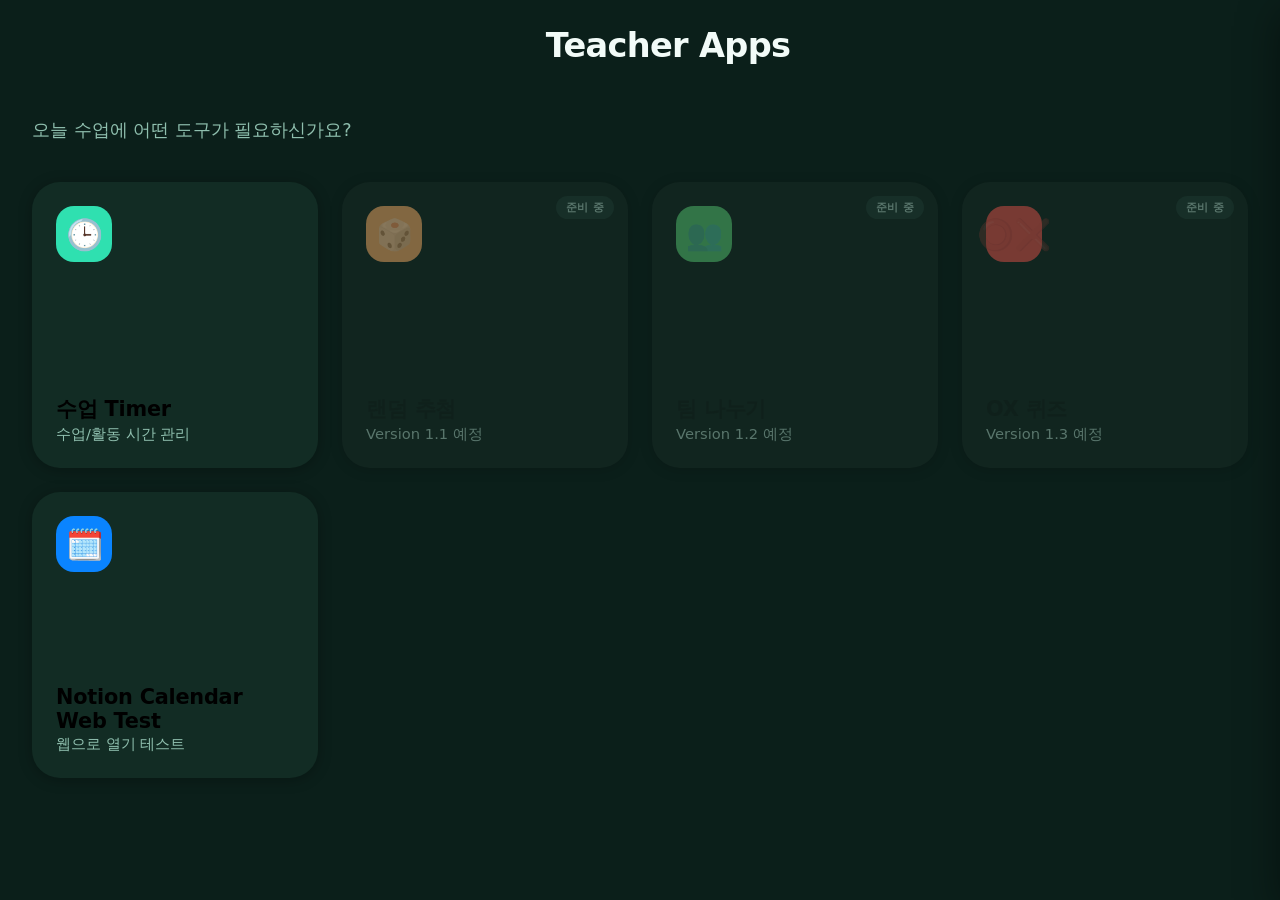
<file: index.html>
<!DOCTYPE html>
<html lang="ko">
<head>
  <meta charset="UTF-8" />
  <meta name="viewport" content="width=device-width, initial-scale=1, viewport-fit=cover, user-scalable=no" />
  <title>Teacher Apps</title>

  <!-- ===== PWA 필수 메타 ===== -->
  <meta name="theme-color" content="#0B1F1A" />
  <link rel="manifest" href="./manifest.json" />

  <!-- iOS 홈 화면 추가 대응 -->
  <meta name="apple-mobile-web-app-capable" content="yes" />
  <meta name="apple-mobile-web-app-status-bar-style" content="black-translucent" />
  <meta name="apple-mobile-web-app-title" content="Teacher Apps" />
  <link rel="apple-touch-icon" href="./icons/icon-192.png" />

  <!-- ===== 스타일시트 (역할별 분리) ===== -->
  <link rel="stylesheet" href="./css/variables.css" />
  <link rel="stylesheet" href="./css/reset.css" />
  <link rel="stylesheet" href="./css/components.css" />
  <link rel="stylesheet" href="./css/layout.css" />
  <link rel="stylesheet" href="./css/home.css" />
  <link rel="stylesheet" href="./css/timer.css" />
  <link rel="stylesheet" href="./css/settings-panel.css" />

  <!-- ===== 테마 부트스트랩 (깜빡임 방지) =====
       storage.js / theme.js는 defer 없이, 가장 먼저 로드합니다.
       그래야 body가 그려지기 전에 저장된 테마 색상을 적용할 수 있습니다.
       (자세한 이유는 js/theme.js 상단 주석 참고) -->
  <script src="./js/storage.js"></script>
  <script src="./js/theme.js"></script>
</head>
<body>

  <div id="app">
    <!-- ============ 공통 상단 헤더 ============ -->
    <header class="app-header">
      <button id="header-back" class="app-header__back" style="visibility:hidden">
        <svg viewBox="0 0 24 24" fill="none"><path d="M15 6l-6 6 6 6" stroke="currentColor" stroke-width="2.4" stroke-linecap="round" stroke-linejoin="round"/></svg>
        홈
      </button>
      <h1 id="header-title" class="app-header__title">Teacher Apps</h1>
      <div id="header-action-slot"></div>
    </header>

    <!-- ============ Home 화면 ============ -->
    <section class="view home is-active" data-view="home">
      <div class="home__greeting">
        <p class="home__greeting-sub">오늘 수업에 어떤 도구가 필요하신가요?</p>
      </div>
      <div id="home-grid" class="feature-grid"></div>
    </section>

    <!-- ============ Timer 화면 ============ -->
    <section class="view timer" data-view="timer" id="view-timer">
      <div class="timer-dial-wrap">
        <div class="timer-dial" id="timer-dial">
          <svg viewBox="0 0 300 300">
            <circle class="timer-dial__track" cx="150" cy="150" r="116" />
            <path class="timer-dial__progress" id="timer-progress-path" d="" />
            <circle class="timer-dial__knob" id="timer-knob" r="15" cx="150" cy="34" />
            <g class="timer-dial__ticks" id="timer-ticks"></g>
          </svg>
          <div class="timer-dial__center">
            <span class="timer-dial__time" id="timer-time">00:00</span>
            <span class="timer-dial__state" id="timer-state">준비</span>
            <p class="timer-dial__finished-text">시간이<br />종료되었습니다</p>
          </div>
        </div>
      </div>

      <p class="timer-drag-hint" id="timer-hint"></p>

      <div class="timer-fine-adjust">
        <button class="timer-fine-adjust__btn" data-adjust="-60">−1분</button>
        <button class="timer-fine-adjust__btn" data-adjust="-10">−10초</button>
        <button class="timer-fine-adjust__btn" data-adjust="10">+10초</button>
        <button class="timer-fine-adjust__btn" data-adjust="60">+1분</button>
      </div>

      <div class="timer-controls">
        <button class="btn btn--secondary" id="timer-reset-btn">리셋</button>
        <button class="btn btn--primary" id="timer-primary-btn">시작</button>
        <button class="btn btn--primary" id="timer-confirm-btn" hidden>확인</button>
      </div>

      <div class="favorites">
        <div class="favorites__header">
          <span class="favorites__title">즐겨찾기</span>
        </div>
        <div class="favorites__list" id="favorites-list"></div>
      </div>
    </section>

    <!-- 향후 기능 화면은 여기에 <section class="view" data-view="..."> 형태로 추가 -->
  </div>

  <!-- ============ 설정 Side Panel (오른쪽에서 슬라이드) ============ -->
  <div id="settings-overlay" class="side-overlay"></div>
  <aside id="settings-panel" class="side-panel">
    <div class="side-panel__header">
      <span class="side-panel__title">설정</span>
      <button id="settings-panel-close" class="side-panel__close" aria-label="닫기">
        <svg viewBox="0 0 24 24" fill="none"><path d="M6 6l12 12M18 6L6 18" stroke="currentColor" stroke-width="2.4" stroke-linecap="round"/></svg>
      </button>
    </div>
    <div class="side-panel__body">

      <section class="settings-section">
        <h3 class="settings-section__title">앱 테마</h3>
        <div id="theme-grid" class="theme-grid"></div>
      </section>

      <section class="settings-section">
        <h3 class="settings-section__title">효과음</h3>
        <select id="sound-select" class="field"></select>
        <div class="volume-row">
          <span class="volume-row__label">볼륨</span>
          <input id="volume-range" type="range" min="0" max="100" value="70" />
        </div>
        <button id="sound-preview" class="btn btn--secondary btn--block btn--sm" style="margin-top:10px;">🔊 미리듣기</button>
      </section>

      <section class="settings-section">
        <h3 class="settings-section__title">즐겨찾기 관리</h3>
        <div class="fav-add-form">
          <input id="fav-name-input" type="text" placeholder="이름 (예: 모둠 토론)" class="field" maxlength="12" />
          <div class="fav-add-form__time">
            <input id="fav-min-input" type="number" min="0" max="60" value="5" class="field field--number" />
            <span>분</span>
            <input id="fav-sec-input" type="number" min="0" max="59" value="0" class="field field--number" />
            <span>초</span>
            <button id="fav-add-btn" class="btn btn--primary btn--sm" style="flex-shrink:0;">추가</button>
          </div>
        </div>
        <div id="fav-manage-list" class="fav-manage-list"></div>
      </section>

      <section class="settings-section">
        <h3 class="settings-section__title">옵션</h3>
        <div class="setting-item">
          <span class="setting-item__label">즐겨찾기 터치 시 바로 시작</span>
          <label class="toggle-switch">
            <input type="checkbox" id="toggle-tap-to-start" />
            <span class="toggle-switch__track"></span>
          </label>
        </div>
      </section>

    </div>
  </aside>

  <!-- ============ 스크립트 (역할별 분리, 의존성 순서 유지) ============ -->
  <script src="./js/icons.js"></script>
  <script src="./js/sounds.js"></script>
  <script src="./js/home.js"></script>
  <script src="./js/timer.js"></script>
  <script src="./js/app.js"></script>
</body>
</html>
</file>
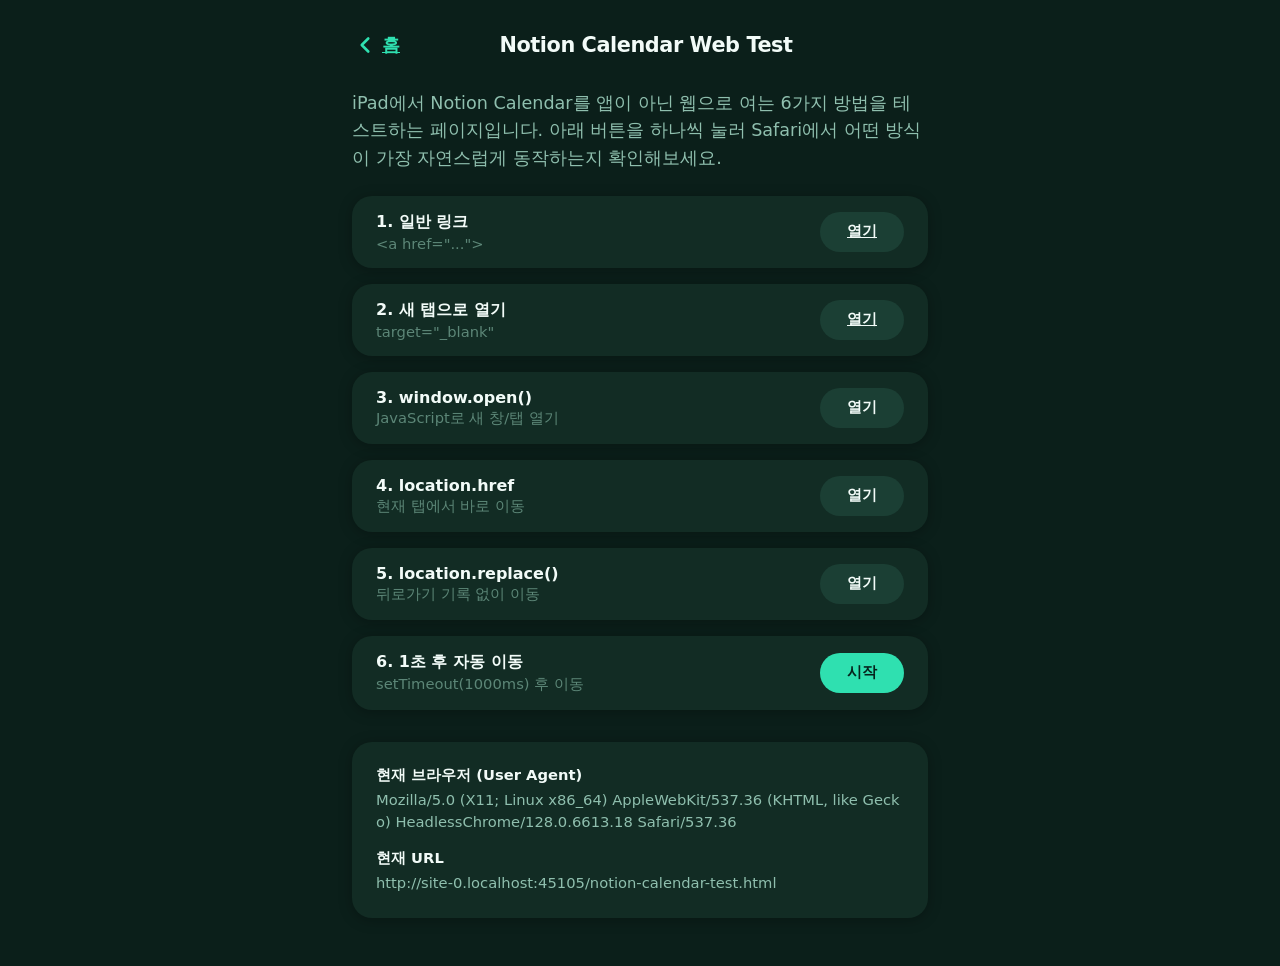
<file: notion-calendar-test.html>
<!DOCTYPE html>
<html lang="ko">
<head>
  <meta charset="UTF-8" />
  <meta name="viewport" content="width=device-width, initial-scale=1, viewport-fit=cover" />
  <title>Notion Calendar Web Test — Teacher Apps</title>

  <!-- ============================================================
       이 페이지는 Teacher Apps 본체(index.html)의 SPA 구조에 넣지 않고
       완전히 독립된 정적 페이지로 만들었습니다.
       이유: "테스트 페이지"라는 목적상 나중에 필요 없어지면 이 파일
       하나만 지우면 되고, 기존 index.html/app.js/timer.js 등은 전혀
       건드리지 않아도 되기 때문입니다.

       디자인은 기존 프로젝트와 통일감을 주기 위해
       variables.css / reset.css / components.css / layout.css를
       그대로 재사용하고, theme.js도 불러와서 사용자가 설정한
       앱 테마(Forest/Ocean/Purple 등)가 이 페이지에도 동일하게
       적용되도록 했습니다. (기존 CSS/JS 파일은 전혀 수정하지 않았습니다)
       ============================================================ -->
  <link rel="stylesheet" href="./css/variables.css" />
  <link rel="stylesheet" href="./css/reset.css" />
  <link rel="stylesheet" href="./css/components.css" />
  <link rel="stylesheet" href="./css/layout.css" />
  <script src="./js/storage.js"></script>
  <script src="./js/theme.js"></script>

  <style>
    /* 이 테스트 페이지에서만 쓰는 최소한의 레이아웃 스타일
       (공용 CSS 파일은 건드리지 않고 이 파일 안에만 둡니다) */
    body {
      background: var(--bg-primary);
      min-height: 100dvh;
    }

    .test-page {
      max-width: 640px;
      margin: 0 auto;
      padding: env(safe-area-inset-top) var(--spacing-4) var(--spacing-5);
    }

    .test-page__desc {
      color: var(--text-secondary);
      font-size: var(--font-size-body);
      line-height: 1.55;
      margin: var(--spacing-1) 0 var(--spacing-3);
    }

    .test-list {
      display: flex;
      flex-direction: column;
      gap: var(--spacing-2);
      margin-bottom: var(--spacing-4);
    }

    .test-item {
      display: flex;
      align-items: center;
      justify-content: space-between;
      gap: var(--spacing-2);
      background: var(--bg-elevated);
      border-radius: var(--radius-medium);
      box-shadow: var(--shadow-card);
      padding: var(--spacing-2) var(--spacing-3);
    }

    .test-item__label {
      font-weight: 700;
      color: var(--text-primary);
      font-size: 1rem;
    }

    .test-item__desc {
      font-size: var(--font-size-caption);
      color: var(--text-tertiary);
      margin-top: 2px;
    }

    .test-item .btn {
      flex-shrink: 0;
      min-width: 84px;
    }

    .info-card {
      background: var(--bg-elevated);
      border-radius: var(--radius-medium);
      box-shadow: var(--shadow-card);
      padding: var(--spacing-3);
      font-size: var(--font-size-caption);
      color: var(--text-secondary);
    }

    .info-card__row + .info-card__row {
      margin-top: var(--spacing-2);
    }

    .info-card__label {
      font-weight: 700;
      color: var(--text-primary);
      margin-bottom: 4px;
    }

    .info-card__value {
      word-break: break-all;
      line-height: 1.5;
    }
  </style>
</head>
<body>
  <div class="test-page">
    <header class="app-header" style="padding-left:0; padding-right:0;">
      <a href="./index.html" class="app-header__back">
        <svg viewBox="0 0 24 24" fill="none"><path d="M15 6l-6 6 6 6" stroke="currentColor" stroke-width="2.4" stroke-linecap="round" stroke-linejoin="round"/></svg>
        홈
      </a>
      <h1 class="app-header__title" style="font-size:1.3rem;">Notion Calendar Web Test</h1>
      <div style="width:44px;"></div>
    </header>

    <p class="test-page__desc">
      iPad에서 Notion Calendar를 앱이 아닌 웹으로 여는 6가지 방법을 테스트하는 페이지입니다.
      아래 버튼을 하나씩 눌러 Safari에서 어떤 방식이 가장 자연스럽게 동작하는지 확인해보세요.
    </p>

    <div class="test-list">
      <div class="test-item">
        <div>
          <div class="test-item__label">1. 일반 링크</div>
          <div class="test-item__desc">&lt;a href="..."&gt;</div>
        </div>
        <a class="btn btn--secondary btn--sm" href="https://calendar.notion.so">열기</a>
      </div>

      <div class="test-item">
        <div>
          <div class="test-item__label">2. 새 탭으로 열기</div>
          <div class="test-item__desc">target="_blank"</div>
        </div>
        <a class="btn btn--secondary btn--sm" href="https://calendar.notion.so" target="_blank" rel="noopener noreferrer">열기</a>
      </div>

      <div class="test-item">
        <div>
          <div class="test-item__label">3. window.open()</div>
          <div class="test-item__desc">JavaScript로 새 창/탭 열기</div>
        </div>
        <button type="button" class="btn btn--secondary btn--sm" id="btn-window-open">열기</button>
      </div>

      <div class="test-item">
        <div>
          <div class="test-item__label">4. location.href</div>
          <div class="test-item__desc">현재 탭에서 바로 이동</div>
        </div>
        <button type="button" class="btn btn--secondary btn--sm" id="btn-location-href">열기</button>
      </div>

      <div class="test-item">
        <div>
          <div class="test-item__label">5. location.replace()</div>
          <div class="test-item__desc">뒤로가기 기록 없이 이동</div>
        </div>
        <button type="button" class="btn btn--secondary btn--sm" id="btn-location-replace">열기</button>
      </div>

      <div class="test-item">
        <div>
          <div class="test-item__label">6. 1초 후 자동 이동</div>
          <div class="test-item__desc">setTimeout(1000ms) 후 이동</div>
        </div>
        <button type="button" class="btn btn--primary btn--sm" id="btn-auto-redirect">시작</button>
      </div>
    </div>

    <div class="info-card">
      <div class="info-card__row">
        <div class="info-card__label">현재 브라우저 (User Agent)</div>
        <div class="info-card__value" id="info-ua"></div>
      </div>
      <div class="info-card__row">
        <div class="info-card__label">현재 URL</div>
        <div class="info-card__value" id="info-url"></div>
      </div>
    </div>
  </div>

  <script>
    /* 이 페이지 전용 스크립트 - 다른 파일에 영향 없음 */
    (function () {
      var TARGET_URL = "https://calendar.notion.so";

      document.getElementById("btn-window-open").addEventListener("click", function () {
        window.open(TARGET_URL, "_blank");
      });

      document.getElementById("btn-location-href").addEventListener("click", function () {
        window.location.href = TARGET_URL;
      });

      document.getElementById("btn-location-replace").addEventListener("click", function () {
        window.location.replace(TARGET_URL);
      });

      var autoBtn = document.getElementById("btn-auto-redirect");
      autoBtn.addEventListener("click", function () {
        autoBtn.disabled = true;
        autoBtn.textContent = "1초 후 이동...";
        window.setTimeout(function () {
          window.location.href = TARGET_URL;
        }, 1000);
      });

      document.getElementById("info-ua").textContent = navigator.userAgent;
      document.getElementById("info-url").textContent = window.location.href;
    })();
  </script>
</body>
</html>
</file>
<file: css/variables.css>
/* ============================================================
   variables.css
   Teacher Apps 디자인 토큰 (Design Tokens)
   ------------------------------------------------------------
   두 종류의 변수로 나뉩니다.

   1) "테마 색상" 변수 (--color-*, --bg-*, --text-*, --timer-*)
      -> js/theme.js 가 앱 시작 시 LocalStorage에 저장된 테마에 맞춰
         documentElement.style 에 직접 값을 주입합니다.
         아래 :root 값은 JS가 아직 실행되기 전 "첫 페인트"에 쓰이는
         기본값(Forest 테마)이며, 사실상 항상 JS가 곧바로 덮어씁니다.

   2) "구조 토큰" (--radius-*, --spacing-*, --font-*, --duration-*)
      -> 테마와 무관하게 항상 고정되는 값. 앱 전체의 여백/타이포/
         라운드/애니메이션 리듬을 통일합니다.

   ⭐ 새 테마를 추가하려면 js/theme.js의 THEMES 배열에 팔레트를
      하나 추가하기만 하면 됩니다. 이 파일은 손댈 필요 없습니다.
   ============================================================ */

:root {
  /* ---------- 테마 색상 (기본값 = Forest, JS가 즉시 덮어씀) ---------- */
  --color-accent: #2FE0B0;
  --color-accent-strong: #22B591;
  --color-timer: #2FE0B0;         /* 원형 타이머 진행색 (테마 accent와 기본 연동) */
  --color-timer-warn: #FF453A;    /* 종료 임박 경고색 (모든 테마 공통) */
  --color-success: #34C759;

  --bg-primary: #0B1F1A;
  --bg-elevated: #122C24;
  --bg-secondary: #1B3F34;

  --text-primary: #F2FBF8;
  --text-secondary: #8FBFAE;
  --text-tertiary: #5C8677;
  --text-on-accent: #06231C;      /* 밝은 accent 위에 올라가는 텍스트 (테마별로 밝기가 달라 JS가 함께 조정) */

  --separator: rgba(255, 255, 255, 0.08);
  --shadow-card: 0 2px 14px rgba(0, 0, 0, 0.28);
  --shadow-elevated: 0 12px 40px rgba(0, 0, 0, 0.45);

  --timer-surface: #0F241E;       /* 다이얼 뒤 카드 표면 */
  --timer-track: #163A30;         /* 다이얼 트랙(미진행 구간) */
  --timer-tick: #6FA891;          /* 다이얼 눈금 숫자 색 */

  /* ---------- 타이포그래피 ---------- */
  --font-family: -apple-system, BlinkMacSystemFont, "SF Pro Display",
    "SF Pro Text", "Apple SD Gothic Neo", "Pretendard Variable", Pretendard,
    system-ui, sans-serif;
  --font-mono: "SF Mono", ui-monospace, "Menlo", monospace;

  /* 프로젝터/전자칠판 원거리 시인성을 위해 전반적으로 큰 폰트 */
  --font-size-display: clamp(3.4rem, 10.4vw, 6.8rem); /* 기존 크기의 약 80% */
  --font-size-title1: 2.1rem;
  --font-size-title2: 1.5rem;
  --font-size-body: 1.1rem;
  --font-size-caption: 0.92rem;

  /* ---------- 레이아웃 / 간격 ---------- */
  --radius-large: 28px;
  --radius-medium: 20px;
  --radius-small: 14px;
  --radius-pill: 999px;
  --spacing-1: 8px;
  --spacing-2: 16px;
  --spacing-3: 24px;
  --spacing-4: 32px;
  --spacing-5: 48px;

  /* ---------- 애니메이션 ----------
     Apple 스타일: 부드럽고, 과하지 않고, ease 계열 중심 */
  --ease-standard: cubic-bezier(0.4, 0.0, 0.2, 1);
  --ease-spring: cubic-bezier(0.32, 0.72, 0, 1);
  --duration-fast: 160ms;
  --duration-medium: 300ms;
  --duration-slow: 500ms;
}

/* 모션 최소화 설정을 존중 */
@media (prefers-reduced-motion: reduce) {
  *, *::before, *::after {
    animation-duration: 0.01ms !important;
    animation-iteration-count: 1 !important;
    transition-duration: 0.01ms !important;
  }
}
</file>
<file: css/components.css>
/* ============================================================
   components.css
   Teacher Apps 공통 디자인 시스템 (Design System)
   ------------------------------------------------------------
   앞으로 Lucky Draw / Team Generator / OX Quiz 등 새 기능이
   추가되어도 이 파일의 클래스만 재사용하면 Timer와 똑같은
   "느낌"을 자동으로 갖게 됩니다. 기능별 CSS 파일에서는 여기 없는
   레이아웃만 추가하고, 색/여백/버튼 같은 기본 요소는 항상 이
   파일의 클래스를 사용해주세요.

   포함된 컴포넌트
     - Button (.btn)
     - Card (.card)
     - Chip (.chip)
     - Toggle Switch (.toggle-switch)
     - Input / Number Field (.field)
     - Setting Item (.setting-item)
     - Bottom Sheet (.sheet)
     - Side Panel (.side-panel)
     - Empty State (.empty-state)

   Dialog / Modal / Toast는 아직 어떤 기능도 사용하지 않으므로
   지금 미리 만들지 않았습니다. Lucky Draw 등에서 실제로 필요한
   시점에 이 파일에 추가하는 것을 권장합니다 (안 쓰는 컴포넌트를
   미리 만들면 오히려 유지보수 부담이 커집니다).
   ============================================================ */

/* ---------------------------------------------------------
   Button
   --------------------------------------------------------- */
.btn {
  font-family: inherit;
  font-size: var(--font-size-body);
  font-weight: 600;
  border: none;
  cursor: pointer;
  display: inline-flex;
  align-items: center;
  justify-content: center;
  gap: 8px;
  padding: 16px 28px;
  border-radius: var(--radius-pill);
  min-height: 56px; /* 원거리 조작을 위한 큰 터치 영역 */
  transition: transform var(--duration-fast) var(--ease-standard),
    opacity var(--duration-fast) var(--ease-standard),
    background var(--duration-medium) var(--ease-standard),
    color var(--duration-medium) var(--ease-standard);
  -webkit-tap-highlight-color: transparent;
}

.btn:active {
  transform: scale(0.96);
  opacity: 0.9;
}

.btn--primary {
  background: var(--color-accent);
  color: var(--text-on-accent);
}

.btn--secondary {
  background: var(--bg-secondary);
  color: var(--text-primary);
}

.btn--ghost {
  background: transparent;
  color: var(--text-secondary);
}

.btn--danger {
  background: transparent;
  color: var(--color-timer-warn);
}

.btn--block {
  width: 100%;
}

.btn--sm {
  padding: 10px 18px;
  min-height: 40px;
  font-size: var(--font-size-caption);
}

.btn--icon {
  width: 60px;
  height: 60px;
  min-height: 0;
  border-radius: 50%;
  padding: 0;
}

.btn--icon svg {
  width: 26px;
  height: 26px;
}

.btn:disabled {
  opacity: 0.35;
  pointer-events: none;
}

/* ---------------------------------------------------------
   Card
   --------------------------------------------------------- */
.card {
  background: var(--bg-elevated);
  border-radius: var(--radius-medium);
  box-shadow: var(--shadow-card);
}

/* ---------------------------------------------------------
   Chip (즐겨찾기 등에서 재사용)
   --------------------------------------------------------- */
.chip {
  display: inline-flex;
  flex-direction: column;
  align-items: flex-start;
  gap: 2px;
  padding: 12px 20px;
  border-radius: var(--radius-pill);
  background: var(--bg-elevated);
  box-shadow: var(--shadow-card);
  border: 1px solid transparent;
  transition: transform var(--duration-fast) var(--ease-standard),
    background var(--duration-fast) var(--ease-standard);
  -webkit-tap-highlight-color: transparent;
}

.chip:active {
  transform: scale(0.95);
}

.chip--accent {
  background: var(--color-accent);
}

/* ---------------------------------------------------------
   Toggle Switch
   --------------------------------------------------------- */
.toggle-switch {
  position: relative;
  display: inline-block;
  width: 51px;
  height: 31px;
  flex-shrink: 0;
}

.toggle-switch input {
  position: absolute;
  opacity: 0;
  width: 100%;
  height: 100%;
  margin: 0;
  cursor: pointer;
}

.toggle-switch__track {
  position: absolute;
  inset: 0;
  border-radius: 999px;
  background: var(--bg-secondary);
  transition: background var(--duration-fast) var(--ease-standard);
  pointer-events: none;
}

.toggle-switch__track::after {
  content: "";
  position: absolute;
  top: 2px;
  left: 2px;
  width: 27px;
  height: 27px;
  border-radius: 50%;
  background: #fff;
  box-shadow: 0 2px 4px rgba(0, 0, 0, 0.3);
  transition: transform var(--duration-fast) var(--ease-standard);
}

.toggle-switch input:checked + .toggle-switch__track {
  background: var(--color-accent);
}

.toggle-switch input:checked + .toggle-switch__track::after {
  transform: translateX(20px);
}

/* ---------------------------------------------------------
   Input / Number Field
   --------------------------------------------------------- */
.field {
  font-family: inherit;
  font-size: var(--font-size-body);
  color: var(--text-primary);
  background: var(--bg-secondary);
  border: 1px solid transparent;
  border-radius: var(--radius-small);
  padding: 14px 16px;
  min-height: 52px;
  transition: border-color var(--duration-fast) var(--ease-standard);
}

.field::placeholder {
  color: var(--text-tertiary);
}

.field:focus {
  outline: none;
  border-color: var(--color-accent);
}

.field--number {
  text-align: center;
  font-variant-numeric: tabular-nums;
}

select.field {
  appearance: none;
  -webkit-appearance: none;
  background-image: url("data:image/svg+xml,%3Csvg xmlns='http://www.w3.org/2000/svg' viewBox='0 0 24 24' fill='none' stroke='%238E8E93' stroke-width='2.4'%3E%3Cpath d='M6 9l6 6 6-6'/%3E%3C/svg%3E");
  background-repeat: no-repeat;
  background-position: right 14px center;
  background-size: 18px;
  padding-right: 40px;
}

/* ---------------------------------------------------------
   Setting Item (설정 화면 Row)
   --------------------------------------------------------- */
.setting-item {
  display: flex;
  align-items: center;
  justify-content: space-between;
  gap: var(--spacing-2);
  padding: var(--spacing-2) 2px;
  border-bottom: 1px solid var(--separator);
}

.setting-item:last-child {
  border-bottom: none;
}

.setting-item__label {
  font-size: var(--font-size-body);
  font-weight: 500;
  color: var(--text-primary);
}

.setting-item__hint {
  font-size: var(--font-size-caption);
  color: var(--text-tertiary);
  margin-top: 2px;
}

.settings-section {
  margin-bottom: var(--spacing-4);
}

.settings-section__title {
  font-size: var(--font-size-caption);
  font-weight: 700;
  color: var(--text-tertiary);
  text-transform: uppercase;
  letter-spacing: 0.05em;
  padding: 0 2px;
  margin-bottom: var(--spacing-1);
}

/* ---------------------------------------------------------
   Bottom Sheet
   --------------------------------------------------------- */
.sheet-overlay {
  position: fixed;
  inset: 0;
  background: rgba(0, 0, 0, 0.45);
  z-index: 50;
  opacity: 0;
  pointer-events: none;
  transition: opacity var(--duration-medium) var(--ease-standard);
}

.sheet-overlay.is-open {
  opacity: 1;
  pointer-events: auto;
}

.sheet {
  position: fixed;
  left: 0;
  right: 0;
  bottom: 0;
  background: var(--bg-elevated);
  border-radius: var(--radius-large) var(--radius-large) 0 0;
  box-shadow: var(--shadow-elevated);
  z-index: 51;
  max-height: 82vh;
  display: flex;
  flex-direction: column;
  transform: translateY(100%);
  transition: transform var(--duration-medium) var(--ease-spring);
  padding-bottom: env(safe-area-inset-bottom);
}

.sheet.is-open {
  transform: translateY(0);
}

.sheet__grabber {
  width: 44px;
  height: 5px;
  border-radius: 3px;
  background: var(--bg-secondary);
  margin: 12px auto 4px;
  flex-shrink: 0;
}

.sheet__header {
  display: flex;
  align-items: center;
  justify-content: space-between;
  padding: var(--spacing-2) var(--spacing-3);
  flex-shrink: 0;
  border-bottom: 1px solid var(--separator);
}

.sheet__title {
  font-size: var(--font-size-title2);
  font-weight: 700;
  color: var(--text-primary);
}

.sheet__done {
  color: var(--color-accent);
  font-weight: 700;
  font-size: var(--font-size-body);
}

.sheet__body {
  padding: var(--spacing-2) var(--spacing-3) var(--spacing-4);
  overflow-y: auto;
}

/* ---------------------------------------------------------
   Side Panel (설정 등 - 오른쪽에서 슬라이드)
   --------------------------------------------------------- */
.side-overlay {
  position: fixed;
  inset: 0;
  background: rgba(0, 0, 0, 0.45);
  z-index: 60;
  opacity: 0;
  pointer-events: none;
  transition: opacity var(--duration-medium) var(--ease-standard);
}

.side-overlay.is-open {
  opacity: 1;
  pointer-events: auto;
}

.side-panel {
  position: fixed;
  top: 0;
  right: 0;
  bottom: 0;
  width: min(420px, 92vw);
  background: var(--bg-elevated);
  box-shadow: var(--shadow-elevated);
  z-index: 61;
  display: flex;
  flex-direction: column;
  transform: translateX(100%);
  transition: transform var(--duration-medium) var(--ease-spring);
  padding-top: env(safe-area-inset-top);
  padding-bottom: env(safe-area-inset-bottom);
}

.side-panel.is-open {
  transform: translateX(0);
}

.side-panel__header {
  display: flex;
  align-items: center;
  justify-content: space-between;
  padding: var(--spacing-3) var(--spacing-3) var(--spacing-2);
  flex-shrink: 0;
  border-bottom: 1px solid var(--separator);
}

.side-panel__title {
  font-size: var(--font-size-title2);
  font-weight: 700;
  color: var(--text-primary);
}

.side-panel__close {
  width: 36px;
  height: 36px;
  border-radius: 50%;
  display: flex;
  align-items: center;
  justify-content: center;
  background: var(--bg-secondary);
  color: var(--text-secondary);
}

.side-panel__close svg {
  width: 18px;
  height: 18px;
}

.side-panel__body {
  padding: var(--spacing-3);
  overflow-y: auto;
  flex: 1;
}

/* ---------------------------------------------------------
   Empty State
   --------------------------------------------------------- */
.empty-state {
  color: var(--text-tertiary);
  font-size: var(--font-size-caption);
  padding: var(--spacing-2) 2px;
  text-align: center;
}

/* ---------------------------------------------------------
   반응형: 모바일에서는 Side Panel이 전체 폭
   --------------------------------------------------------- */
@media (max-width: 480px) {
  .side-panel {
    width: 100vw;
  }
}
</file>
<file: css/layout.css>
/* ============================================================
   layout.css
   앱 셸(App Shell) 레이아웃 전용
   ------------------------------------------------------------
   버튼/카드/시트 같은 재사용 컴포넌트는 components.css로 옮겼습니다.
   이 파일에는 "화면 골격"에 해당하는 것만 남아있습니다.
     - 헤더
     - 화면(view) 전환
   ============================================================ */

#app {
  height: 100dvh;
  width: 100%;
  display: flex;
  flex-direction: column;
  padding-top: env(safe-area-inset-top);
  padding-bottom: env(safe-area-inset-bottom);
  background: var(--bg-primary);
  transition: background var(--duration-medium) var(--ease-standard);
}

/* ---------- 상단 헤더 ---------- */
.app-header {
  display: flex;
  align-items: center;
  justify-content: space-between;
  padding: var(--spacing-3) var(--spacing-4) var(--spacing-2);
  flex-shrink: 0;
}

.app-header__title {
  font-size: var(--font-size-title1);
  font-weight: 700;
  letter-spacing: -0.02em;
  color: var(--text-primary);
  display: flex;
  align-items: center;
  gap: 8px;
}

.app-header__back {
  display: flex;
  align-items: center;
  gap: 4px;
  font-size: var(--font-size-body);
  font-weight: 600;
  color: var(--color-accent);
  padding: var(--spacing-1) var(--spacing-1) var(--spacing-1) 0;
}

.app-header__back svg {
  width: 26px;
  height: 26px;
}

.app-header__icon-btn {
  width: 44px;
  height: 44px;
  border-radius: 50%;
  display: flex;
  align-items: center;
  justify-content: center;
  background: var(--bg-elevated);
  box-shadow: var(--shadow-card);
  color: var(--text-primary);
  transition: background var(--duration-medium) var(--ease-standard),
    transform var(--duration-fast) var(--ease-standard);
}

.app-header__icon-btn:active {
  transform: scale(0.92);
}

.app-header__icon-btn svg {
  width: 22px;
  height: 22px;
}

/* ---------- 뷰(화면) 전환 ---------- */
.view {
  flex: 1;
  min-height: 0;
  display: none;
  flex-direction: column;
  overflow-y: auto;
  animation: view-in var(--duration-medium) var(--ease-standard);
}

.view.is-active {
  display: flex;
}

@keyframes view-in {
  from { opacity: 0; transform: translateY(6px); }
  to { opacity: 1; transform: translateY(0); }
}

/* ---------- 반응형 ---------- */
@media (max-width: 430px) {
  .app-header {
    padding: var(--spacing-2) var(--spacing-2) var(--spacing-1);
  }
}
</file>
<file: css/home.css>
/* ============================================================
   home.css
   Home 화면: 기능 선택 카드 그리드
   ------------------------------------------------------------
   새 기능이 추가될 때마다 이 그리드에 카드 하나만 추가하면 됩니다.
   (js/home.js의 FEATURES 배열 참고)
   ============================================================ */

.home {
  padding: var(--spacing-2) var(--spacing-4) var(--spacing-5);
  gap: var(--spacing-4);
}

.home__greeting {
  padding: var(--spacing-2) 0 var(--spacing-1);
}

.home__greeting-title {
  font-size: var(--font-size-display-small, 2.4rem);
  font-weight: 800;
  letter-spacing: -0.02em;
}

.home__greeting-sub {
  color: var(--text-secondary);
  font-size: var(--font-size-body);
  margin-top: 4px;
}

.feature-grid {
  display: grid;
  grid-template-columns: repeat(2, 1fr);
  gap: var(--spacing-3);
}

@media (min-width: 700px) {
  .feature-grid {
    grid-template-columns: repeat(3, 1fr);
  }
}

@media (min-width: 1100px) {
  .feature-grid {
    grid-template-columns: repeat(4, 1fr);
  }
}

.feature-card {
  position: relative;
  aspect-ratio: 1 / 1;
  border-radius: var(--radius-large);
  padding: var(--spacing-3);
  display: flex;
  flex-direction: column;
  justify-content: space-between;
  background: var(--bg-elevated);
  box-shadow: var(--shadow-card);
  transition: transform var(--duration-fast) var(--ease-standard),
    box-shadow var(--duration-fast) var(--ease-standard);
  text-align: left;
  overflow: hidden;
}

.feature-card:active {
  transform: scale(0.97);
}

.feature-card__icon {
  width: 56px;
  height: 56px;
  border-radius: 18px;
  display: flex;
  align-items: center;
  justify-content: center;
  font-size: 30px;
  background: var(--feature-color, var(--color-accent));
}

.feature-card__label {
  font-size: 1.3rem;
  font-weight: 700;
  letter-spacing: -0.01em;
}

.feature-card__sub {
  font-size: var(--font-size-caption);
  color: var(--text-secondary);
  margin-top: 2px;
}

/* 아직 준비되지 않은 기능 카드 */
.feature-card.is-disabled {
  opacity: 0.55;
  filter: grayscale(0.3);
}

.feature-card.is-disabled:active {
  transform: none;
}

.feature-card__badge {
  position: absolute;
  top: 14px;
  right: 14px;
  font-size: 0.7rem;
  font-weight: 700;
  padding: 4px 10px;
  border-radius: 999px;
  background: var(--bg-secondary);
  color: var(--text-secondary);
  letter-spacing: 0.02em;
}
</file>
<file: css/timer.css>
/* ============================================================
   timer.css
   Timer 화면 스타일
   ------------------------------------------------------------
   구성
     1) 다이얼(원형 타이머) - 트랙 + 진행 arc + 5분 단위 눈금
     2) 드래그 설정 레이어 (다이얼 테두리를 손가락으로 돌려 시간 설정)
     3) 세밀 조정 버튼 (-1분 / -10초 / +10초 / +1분)
     4) 하단 컨트롤 버튼 (리셋 + 시작/일시정지/재개 토글)
     5) 즐겨찾기 Chip 목록
     6) 종료 임박 3단계 연출 (1분 전 / 30초 전 / 10초 전)
     7) 종료 화면 (중앙 텍스트가 "시간이 종료되었습니다"로 전환)
   ============================================================ */

.timer {
  padding: 0 var(--spacing-3) var(--spacing-4);
  gap: var(--spacing-2);
  position: relative;
}

/* ---------- 1) 다이얼 ---------- */
.timer-dial-wrap {
  flex: 1;
  display: flex;
  align-items: center;
  justify-content: center;
  min-height: 0;
  padding: var(--spacing-1) 0;
}

.timer-dial {
  position: relative;
  width: min(84vw, 60vh, 500px);
  aspect-ratio: 1 / 1;
  border-radius: 50%;
  background: var(--timer-surface);
  box-shadow: var(--shadow-card);
  transition: background var(--duration-medium) var(--ease-standard);
  touch-action: none; /* 드래그 제스처가 스크롤과 충돌하지 않도록 */
}

.timer-dial svg {
  width: 100%;
  height: 100%;
  display: block;
  overflow: visible;
}

.timer-dial__track {
  fill: none;
  stroke: var(--timer-track);
  stroke-width: 26;
  transition: stroke var(--duration-medium) var(--ease-standard);
}

.timer-dial__progress {
  fill: none;
  stroke: var(--color-timer);
  stroke-width: 26;
  stroke-linecap: round;
  transition: stroke var(--duration-medium) var(--ease-standard);
}

.timer-dial__progress.is-warning {
  stroke: var(--color-timer-warn);
}

/* 드래그 중임을 알려주는 손잡이(knob) - 진행 arc 끝 지점에 표시 */
.timer-dial__knob {
  fill: var(--text-on-accent);
  stroke: var(--color-timer);
  stroke-width: 4;
  opacity: 0;
  transition: opacity var(--duration-fast) var(--ease-standard);
  pointer-events: none;
}

.timer-dial.is-draggable .timer-dial__knob {
  opacity: 1;
}

.timer-dial__tick {
  fill: var(--timer-tick);
  font-family: var(--font-family);
  font-size: 13px;
  font-weight: 600;
  font-variant-numeric: tabular-nums;
  text-anchor: middle;
  dominant-baseline: central;
  pointer-events: none;
  user-select: none;
}

.timer-dial__center {
  position: absolute;
  inset: 0;
  display: flex;
  flex-direction: column;
  align-items: center;
  justify-content: center;
  gap: 6px;
  pointer-events: none;
  padding: 0 12%;
  text-align: center;
}

.timer-dial__time {
  font-size: var(--font-size-display);
  font-weight: 700;
  letter-spacing: -0.02em;
  font-variant-numeric: tabular-nums;
  line-height: 1;
  color: var(--text-primary);
  transform-origin: center;
}

.timer-dial__state {
  font-size: var(--font-size-body);
  font-weight: 600;
  color: var(--text-secondary);
}

.timer-dial__finished-text {
  display: none;
  font-size: clamp(1.6rem, 5vw, 2.4rem);
  font-weight: 800;
  color: var(--text-primary);
  line-height: 1.35;
}

.timer-dial.is-finished .timer-dial__time,
.timer-dial.is-finished .timer-dial__state {
  display: none;
}

.timer-dial.is-finished .timer-dial__finished-text {
  display: block;
}

.timer-dial.is-finished {
  cursor: pointer;
  pointer-events: auto;
}

/* ---------- 2) 드래그 가능 상태 표시 ---------- */
.timer-dial.is-draggable {
  cursor: grab;
}

.timer-dial.is-dragging {
  cursor: grabbing;
}

.timer-drag-hint {
  text-align: center;
  color: var(--text-tertiary);
  font-size: var(--font-size-caption);
  flex-shrink: 0;
  min-height: 1.4em;
  transition: opacity var(--duration-medium) var(--ease-standard);
}

/* ---------- 3) 세밀 조정 버튼 ---------- */
.timer-fine-adjust {
  display: flex;
  justify-content: center;
  gap: var(--spacing-2);
  flex-shrink: 0;
  padding: var(--spacing-1) 0 var(--spacing-2);
  flex-wrap: wrap;
}

.timer-fine-adjust__btn {
  min-width: 78px;
  padding: 12px 16px;
  border-radius: var(--radius-pill);
  background: var(--bg-elevated);
  box-shadow: var(--shadow-card);
  color: var(--text-primary);
  font-weight: 700;
  font-size: 0.98rem;
  font-variant-numeric: tabular-nums;
  transition: transform var(--duration-fast) var(--ease-standard);
}

.timer-fine-adjust__btn:active {
  transform: scale(0.93);
}

.timer-fine-adjust__btn:disabled {
  opacity: 0.35;
  pointer-events: none;
}

/* ---------- 4) 하단 컨트롤 버튼 ---------- */
.timer-controls {
  display: flex;
  gap: var(--spacing-2);
  flex-shrink: 0;
  padding-bottom: var(--spacing-2);
}

.timer-controls .btn {
  flex: 1;
}

.timer-controls .btn[hidden] {
  display: none;
}

/* ---------- 5) 즐겨찾기 ---------- */
.favorites {
  flex-shrink: 0;
  padding-top: var(--spacing-1);
}

.favorites__header {
  display: flex;
  align-items: center;
  justify-content: space-between;
  padding: 0 2px var(--spacing-1);
}

.favorites__title {
  font-size: var(--font-size-caption);
  font-weight: 700;
  color: var(--text-tertiary);
  text-transform: uppercase;
  letter-spacing: 0.05em;
}

.favorites__list {
  display: flex;
  gap: var(--spacing-2);
  overflow-x: auto;
  padding: 4px 2px var(--spacing-1);
  scrollbar-width: none;
  min-height: 30px;
}

.favorites__list::-webkit-scrollbar {
  display: none;
}

.favorites__empty {
  color: var(--text-tertiary);
  font-size: var(--font-size-caption);
  padding: var(--spacing-1) 2px;
}

.favorite-chip {
  flex-shrink: 0;
  min-width: 84px;
}

.favorite-chip.is-active {
  background: var(--color-accent);
}

.favorite-chip__name {
  font-size: 1rem;
  font-weight: 700;
  color: var(--text-primary);
  white-space: nowrap;
}

.favorite-chip.is-active .favorite-chip__name,
.favorite-chip.is-active .favorite-chip__time {
  color: var(--text-on-accent);
}

.favorite-chip__time {
  font-size: var(--font-size-caption);
  font-weight: 600;
  color: var(--text-secondary);
  font-variant-numeric: tabular-nums;
  white-space: nowrap;
}

/* ---------- 6) 종료 임박 3단계 연출 ---------- */

/* 1단계 (1분 전): 다이얼 전체가 천천히, 은은하게 깜빡임 */
.timer-dial.is-warn-1 {
  animation: dial-breathe 1.8s var(--ease-standard) infinite;
}

@keyframes dial-breathe {
  0%, 100% { opacity: 1; }
  50% { opacity: 0.72; }
}

/* 2단계 (30초 전): 진행 arc가 경고색으로 전환 (is-warning 클래스, 위에서 정의) */

/* 3단계 (10초 전): 매 초마다 중앙 숫자가 "박동"처럼 강조 (남은 시간이 적을수록 더 크게) */
.timer-dial__time.is-beat {
  animation: timer-beat 0.9s var(--ease-spring);
}

@keyframes timer-beat {
  0% { transform: scale(1); }
  30% { transform: scale(calc(1 + 0.09 * var(--warn-intensity, 0.5))); }
  100% { transform: scale(1); }
}

/* ---------- 반응형 ---------- */
@media (max-width: 380px) {
  .timer-fine-adjust__btn {
    min-width: 68px;
    padding: 10px 12px;
    font-size: 0.88rem;
  }
}
</file>
<file: css/settings-panel.css>
/* ============================================================
   settings-panel.css
   설정 Side Panel 내부 콘텐츠 전용 스타일
   (Side Panel의 틀 자체는 components.css의 .side-panel 참고)
   ============================================================ */

/* ---------- 테마 스와치 그리드 ---------- */
.theme-grid {
  display: grid;
  grid-template-columns: repeat(2, 1fr);
  gap: var(--spacing-2);
}

.theme-swatch {
  display: flex;
  align-items: center;
  gap: 10px;
  padding: 12px 14px;
  border-radius: var(--radius-medium);
  background: var(--bg-secondary);
  border: 2px solid transparent;
  transition: border-color var(--duration-fast) var(--ease-standard),
    transform var(--duration-fast) var(--ease-standard);
}

.theme-swatch:active {
  transform: scale(0.96);
}

.theme-swatch.is-selected {
  border-color: var(--color-accent);
}

.theme-swatch__dot {
  width: 26px;
  height: 26px;
  border-radius: 50%;
  flex-shrink: 0;
  display: flex;
  align-items: center;
  justify-content: center;
  font-size: 14px;
}

.theme-swatch__label {
  font-size: 0.95rem;
  font-weight: 600;
  color: var(--text-primary);
  text-align: left;
}

/* ---------- 사운드 ---------- */
.volume-row {
  display: flex;
  align-items: center;
  gap: var(--spacing-2);
  margin-top: var(--spacing-2);
}

.volume-row__label {
  font-size: var(--font-size-caption);
  color: var(--text-secondary);
  flex-shrink: 0;
  width: 44px;
}

.volume-row input[type="range"] {
  flex: 1;
  accent-color: var(--color-accent);
  height: 32px;
}

/* ---------- 즐겨찾기 추가 폼 ---------- */
.fav-add-form {
  display: flex;
  flex-direction: column;
  gap: var(--spacing-1);
  margin-bottom: var(--spacing-2);
}

.fav-add-form__time {
  display: flex;
  align-items: center;
  gap: 8px;
}

.fav-add-form__time .field {
  width: 72px;
  flex-shrink: 0;
}

.fav-add-form__time span {
  color: var(--text-secondary);
  font-size: var(--font-size-caption);
}

/* ---------- 즐겨찾기 관리 목록 (드래그 정렬 가능) ---------- */
.fav-manage-list {
  display: flex;
  flex-direction: column;
  gap: 6px;
}

.fav-manage-row {
  display: flex;
  align-items: center;
  gap: 10px;
  padding: 10px 8px;
  border-radius: var(--radius-small);
  background: var(--bg-secondary);
  touch-action: none;
  transition: box-shadow var(--duration-fast) var(--ease-standard);
}

.fav-manage-row.is-dragging {
  box-shadow: var(--shadow-elevated);
  z-index: 5;
  position: relative;
}

.fav-manage-row__handle {
  color: var(--text-tertiary);
  font-size: 1.2rem;
  line-height: 1;
  padding: 6px;
  cursor: grab;
  flex-shrink: 0;
  touch-action: none;
}

.fav-manage-row__label {
  flex: 1;
  font-size: 0.98rem;
  font-weight: 600;
  color: var(--text-primary);
  overflow: hidden;
  text-overflow: ellipsis;
  white-space: nowrap;
}

.fav-manage-row__time {
  font-size: var(--font-size-caption);
  color: var(--text-secondary);
  font-variant-numeric: tabular-nums;
  flex-shrink: 0;
}

.fav-manage-row__remove {
  color: var(--color-timer-warn);
  font-weight: 700;
  font-size: var(--font-size-caption);
  padding: 6px 10px;
  flex-shrink: 0;
}
</file>
